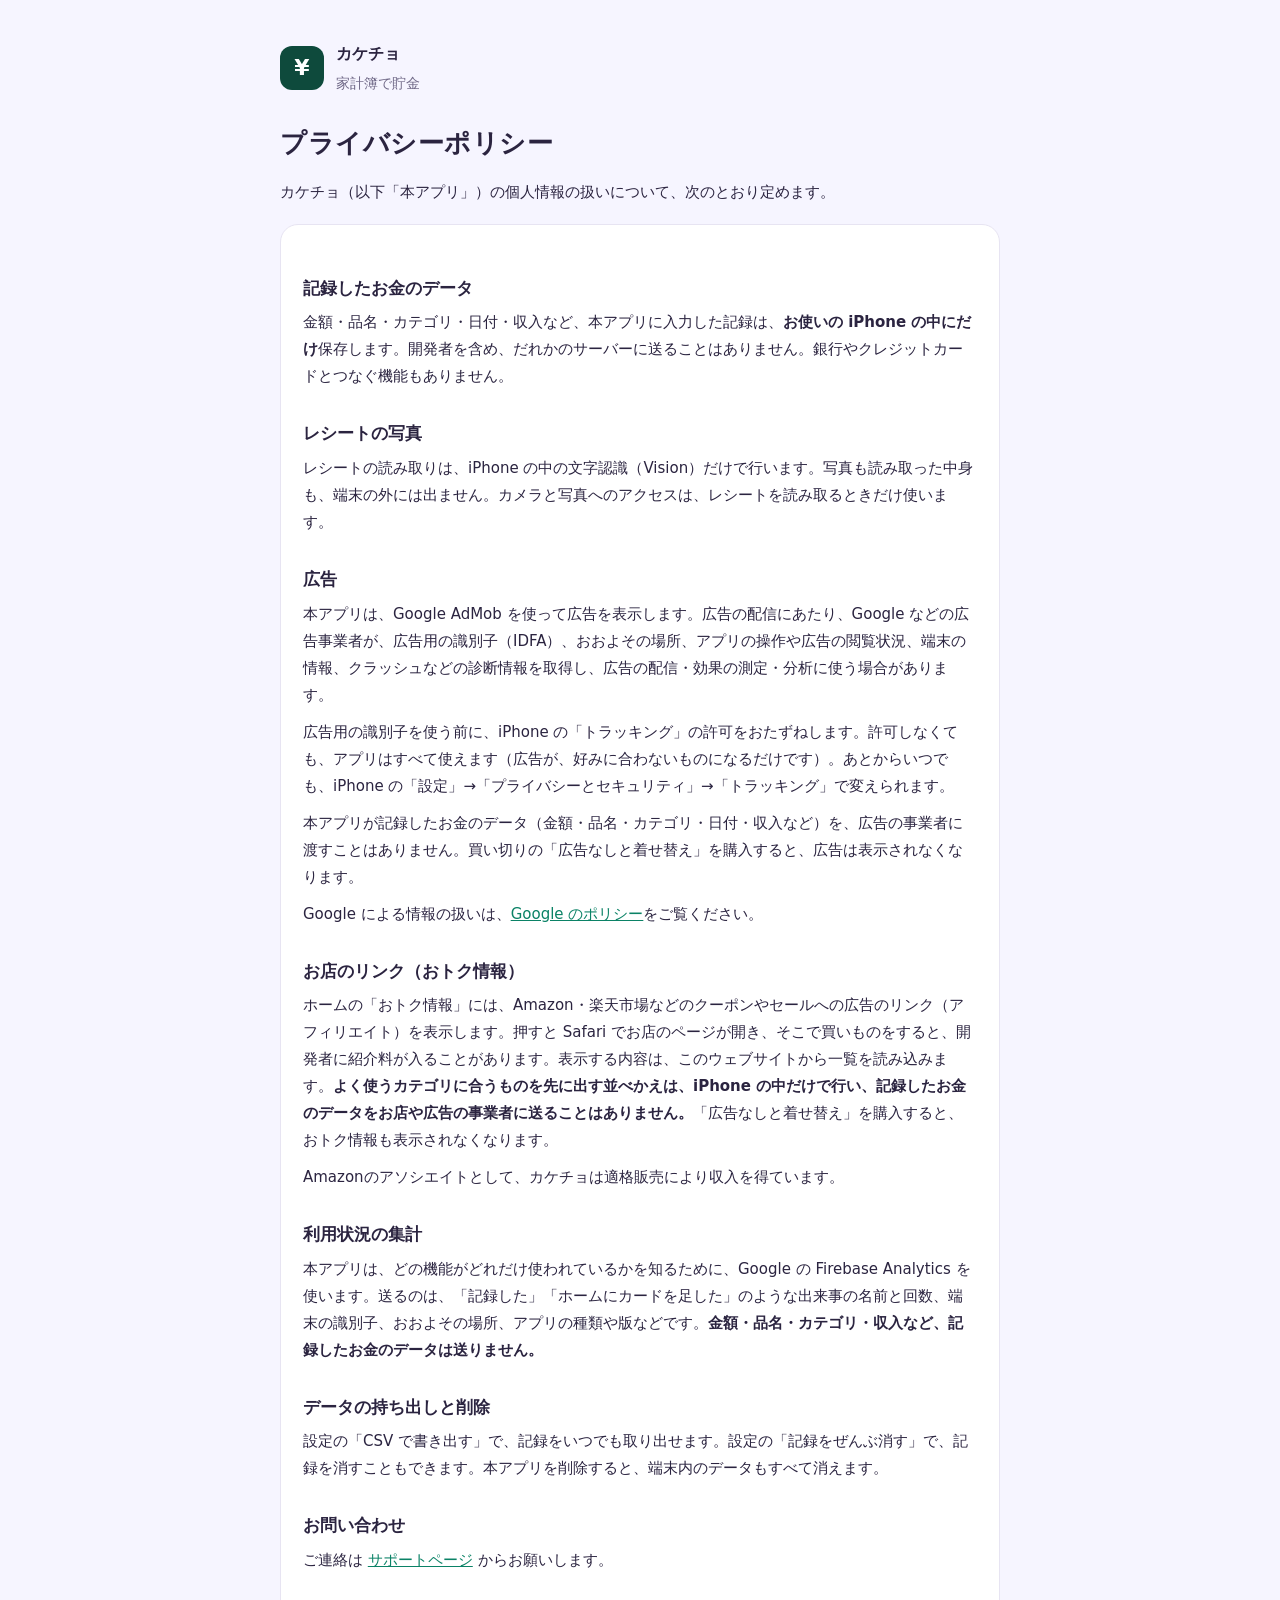
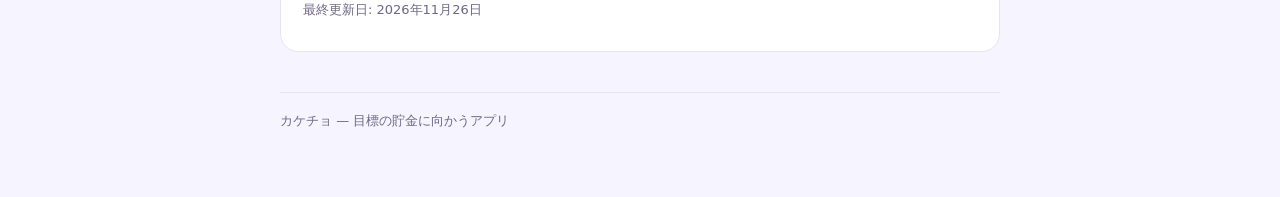
<file: index.html>
<!doctype html>
<html lang="ja">
<head>
<meta charset="utf-8">
<meta name="viewport" content="width=device-width, initial-scale=1">
<title>プライバシーポリシー｜カケチョ</title>
<meta name="description" content="家計簿アプリ「カケチョ」のプライバシーポリシー。記録はお使いの iPhone の中にだけ保存します。">
<link rel="stylesheet" href="style.css">
</head>
<body>
<div class="wrap">
  <header>
    <div class="name">
      <div class="mark">¥</div>
      <div>
        <div style="font-weight:700">カケチョ</div>
        <div class="lead">家計簿で貯金</div>
      </div>
    </div>
    <h1>プライバシーポリシー</h1>
  </header>

  <p>カケチョ（以下「本アプリ」）の個人情報の扱いについて、次のとおり定めます。</p>

  <div class="card">
    <h2>記録したお金のデータ</h2>
    <p>金額・品名・カテゴリ・日付・収入など、本アプリに入力した記録は、<strong>お使いの iPhone の中にだけ</strong>保存します。開発者を含め、だれかのサーバーに送ることはありません。銀行やクレジットカードとつなぐ機能もありません。</p>

    <h2>レシートの写真</h2>
    <p>レシートの読み取りは、iPhone の中の文字認識（Vision）だけで行います。写真も読み取った中身も、端末の外には出ません。カメラと写真へのアクセスは、レシートを読み取るときだけ使います。</p>

    <h2>広告</h2>
    <p>本アプリは、Google AdMob を使って広告を表示します。広告の配信にあたり、Google などの広告事業者が、広告用の識別子（IDFA）、おおよその場所、アプリの操作や広告の閲覧状況、端末の情報、クラッシュなどの診断情報を取得し、広告の配信・効果の測定・分析に使う場合があります。</p>
    <p>広告用の識別子を使う前に、iPhone の「トラッキング」の許可をおたずねします。許可しなくても、アプリはすべて使えます（広告が、好みに合わないものになるだけです）。あとからいつでも、iPhone の「設定」→「プライバシーとセキュリティ」→「トラッキング」で変えられます。</p>
    <p>本アプリが記録したお金のデータ（金額・品名・カテゴリ・日付・収入など）を、広告の事業者に渡すことはありません。買い切りの「広告なしと着せ替え」を購入すると、広告は表示されなくなります。</p>
    <p>Google による情報の扱いは、<a href="https://policies.google.com/technologies/partner-sites">Google のポリシー</a>をご覧ください。</p>

    <h2>お店のリンク（おトク情報）</h2>
    <p>ホームの「おトク情報」には、Amazon・楽天市場などのクーポンやセールへの広告のリンク（アフィリエイト）を表示します。押すと Safari でお店のページが開き、そこで買いものをすると、開発者に紹介料が入ることがあります。表示する内容は、このウェブサイトから一覧を読み込みます。<strong>よく使うカテゴリに合うものを先に出す並べかえは、iPhone の中だけで行い、記録したお金のデータをお店や広告の事業者に送ることはありません。</strong>「広告なしと着せ替え」を購入すると、おトク情報も表示されなくなります。</p>
    <p>Amazonのアソシエイトとして、カケチョは適格販売により収入を得ています。</p>

    <h2>利用状況の集計</h2>
    <p>本アプリは、どの機能がどれだけ使われているかを知るために、Google の Firebase Analytics を使います。送るのは、「記録した」「ホームにカードを足した」のような出来事の名前と回数、端末の識別子、おおよその場所、アプリの種類や版などです。<strong>金額・品名・カテゴリ・収入など、記録したお金のデータは送りません。</strong></p>

    <h2>データの持ち出しと削除</h2>
    <p>設定の「CSV で書き出す」で、記録をいつでも取り出せます。設定の「記録をぜんぶ消す」で、記録を消すこともできます。本アプリを削除すると、端末内のデータもすべて消えます。</p>

    <h2>お問い合わせ</h2>
    <p>ご連絡は <a href="support/">サポートページ</a> からお願いします。</p>

    <p class="updated">最終更新日: 2026年11月26日</p>
  </div>

  <footer>カケチョ — 目標の貯金に向かうアプリ</footer>
</div>
</body>
</html>
</file>
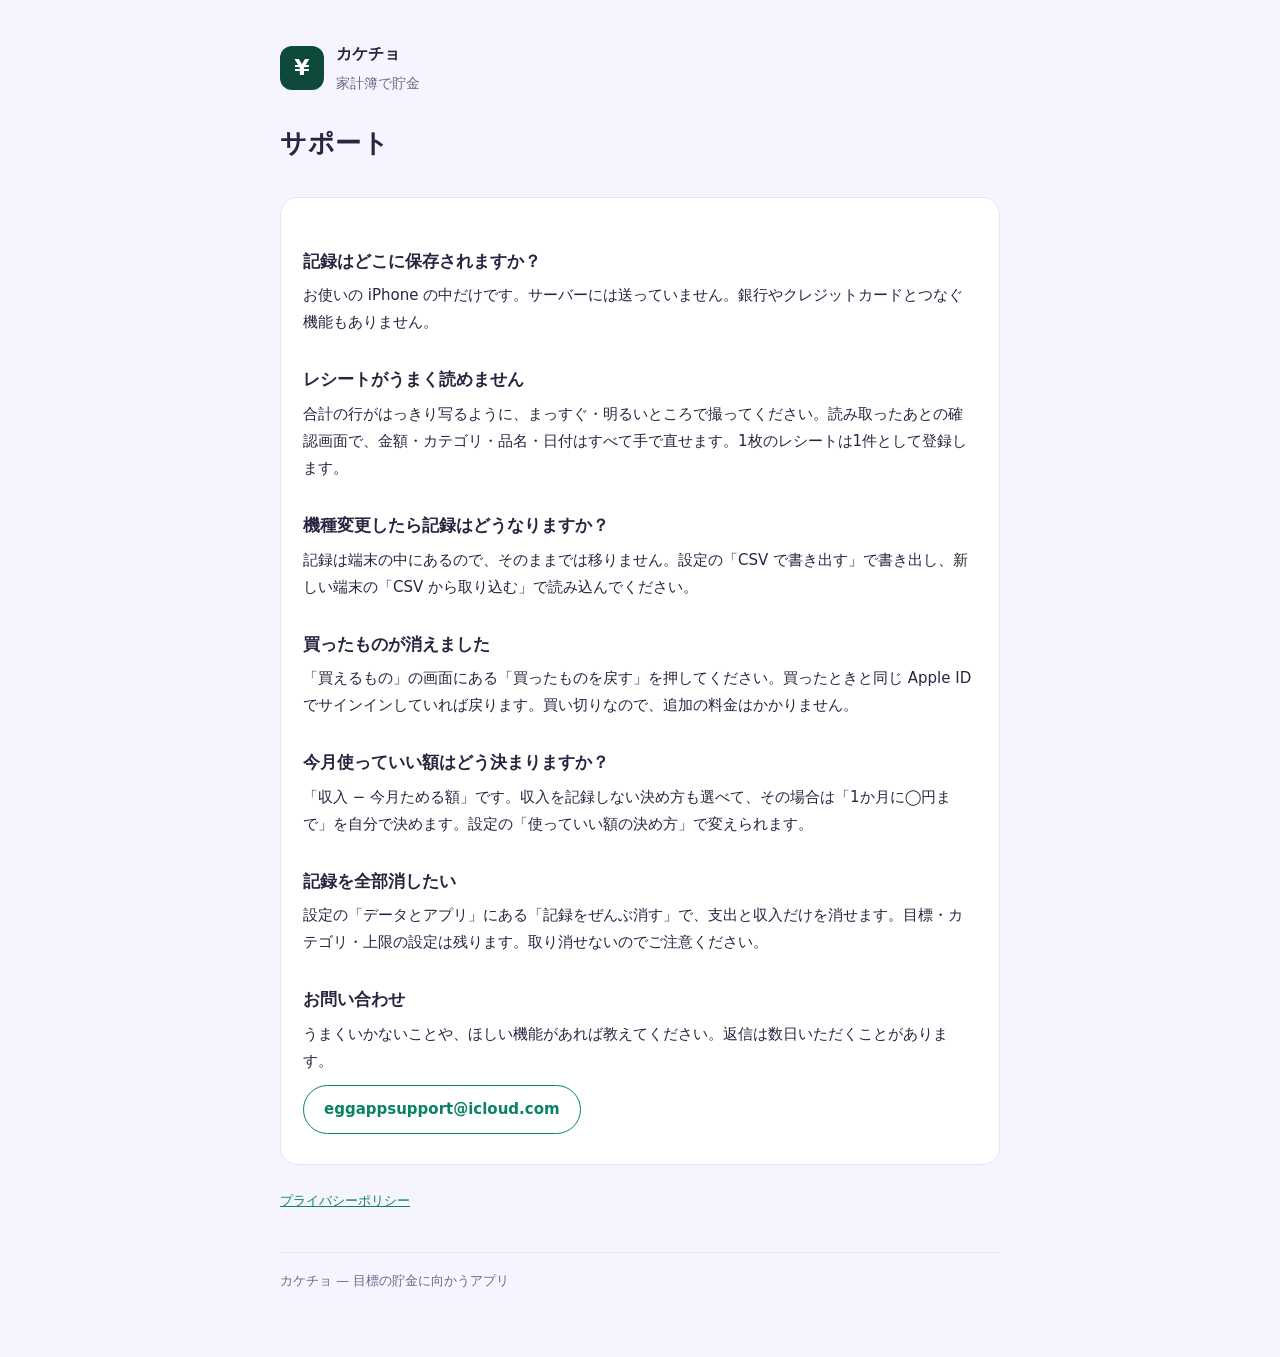
<file: support/index.html>
<!doctype html>
<html lang="ja">
<head>
<meta charset="utf-8">
<meta name="viewport" content="width=device-width, initial-scale=1">
<title>サポート｜カケチョ</title>
<meta name="description" content="家計簿アプリ「カケチョ」のサポートページ。使い方のよくある質問と問い合わせ先。">
<link rel="stylesheet" href="style.css">
</head>
<body>
<div class="wrap">
  <header>
    <div class="name">
      <div class="mark">¥</div>
      <div>
        <div style="font-weight:700">カケチョ</div>
        <div class="lead">家計簿で貯金</div>
      </div>
    </div>
    <h1>サポート</h1>
  </header>

  <div class="card">
    <h2>記録はどこに保存されますか？</h2>
    <p>お使いの iPhone の中だけです。サーバーには送っていません。銀行やクレジットカードとつなぐ機能もありません。</p>

    <h2>レシートがうまく読めません</h2>
    <p>合計の行がはっきり写るように、まっすぐ・明るいところで撮ってください。読み取ったあとの確認画面で、金額・カテゴリ・品名・日付はすべて手で直せます。1枚のレシートは1件として登録します。</p>

    <h2>機種変更したら記録はどうなりますか？</h2>
    <p>記録は端末の中にあるので、そのままでは移りません。設定の「CSV で書き出す」で書き出し、新しい端末の「CSV から取り込む」で読み込んでください。</p>

    <h2>買ったものが消えました</h2>
    <p>「買えるもの」の画面にある「買ったものを戻す」を押してください。買ったときと同じ Apple ID でサインインしていれば戻ります。買い切りなので、追加の料金はかかりません。</p>

    <h2>今月使っていい額はどう決まりますか？</h2>
    <p>「収入 − 今月ためる額」です。収入を記録しない決め方も選べて、その場合は「1か月に◯円まで」を自分で決めます。設定の「使っていい額の決め方」で変えられます。</p>

    <h2>記録を全部消したい</h2>
    <p>設定の「データとアプリ」にある「記録をぜんぶ消す」で、支出と収入だけを消せます。目標・カテゴリ・上限の設定は残ります。取り消せないのでご注意ください。</p>

    <h2>お問い合わせ</h2>
    <p>うまくいかないことや、ほしい機能があれば教えてください。返信は数日いただくことがあります。</p>
    <p><a class="mail" href="mailto:eggappsupport@icloud.com?subject=%E3%82%AB%E3%82%B1%E3%83%81%E3%83%A7%20%E3%81%8A%E5%95%8F%E3%81%84%E5%90%88%E3%82%8F%E3%81%9B">eggappsupport@icloud.com</a></p>
  </div>

  <p class="updated"><a href="../">プライバシーポリシー</a></p>
  <footer>カケチョ — 目標の貯金に向かうアプリ</footer>
</div>
</body>
</html>
</file>
<file: style.css>
:root {
  --ink: #2b2440;
  --muted: #6e6786;
  --ground: #f6f5ff;
  --card: #ffffff;
  --theme: #0b8266;
  --line: #e7e4f2;
}
* { box-sizing: border-box; }
body {
  margin: 0;
  padding: 0 16px 64px;
  background: var(--ground);
  color: var(--ink);
  font-family: "Hiragino Maru Gothic ProN", "Hiragino Sans", "Yu Gothic", system-ui, sans-serif;
  line-height: 1.8;
  -webkit-text-size-adjust: 100%;
}
.wrap { max-width: 720px; margin: 0 auto; }
header { padding: 40px 0 8px; }
.name { display: flex; align-items: center; gap: 12px; }
.mark {
  width: 44px; height: 44px; border-radius: 12px; flex: none;
  background: #0e4a3c; color: #fff; display: grid; place-items: center;
  font-size: 22px; font-weight: 700;
}
h1 { font-size: 26px; margin: 24px 0 4px; letter-spacing: .02em; }
h2 { font-size: 17px; margin: 28px 0 6px; }
p, li { font-size: 15px; margin: 0 0 10px; }
a { color: var(--theme); }
.card {
  background: var(--card); border-radius: 18px; padding: 20px 22px;
  margin-top: 18px; border: 1px solid var(--line);
}
.lead { color: var(--muted); font-size: 14px; margin-top: 2px; }
.updated { color: var(--muted); font-size: 13px; margin-top: 24px; }
footer { color: var(--muted); font-size: 13px; margin-top: 40px; border-top: 1px solid var(--line); padding-top: 16px; }
strong { font-weight: 700; }
@media (prefers-color-scheme: dark) {
  :root { --ink: #ece9f6; --muted: #a49cbd; --ground: #17142200; --card: #221d33; --line: #342c4c; }
  body { background: #191527; }
}
.mail {
  display: inline-block; text-decoration: none; font-weight: 700;
  border: 1px solid var(--theme); border-radius: 999px;
  padding: 10px 20px; overflow-wrap: anywhere;
}
</file>
<file: support/style.css>
:root {
  --ink: #2b2440;
  --muted: #6e6786;
  --ground: #f6f5ff;
  --card: #ffffff;
  --theme: #0b8266;
  --line: #e7e4f2;
}
* { box-sizing: border-box; }
body {
  margin: 0;
  padding: 0 16px 64px;
  background: var(--ground);
  color: var(--ink);
  font-family: "Hiragino Maru Gothic ProN", "Hiragino Sans", "Yu Gothic", system-ui, sans-serif;
  line-height: 1.8;
  -webkit-text-size-adjust: 100%;
}
.wrap { max-width: 720px; margin: 0 auto; }
header { padding: 40px 0 8px; }
.name { display: flex; align-items: center; gap: 12px; }
.mark {
  width: 44px; height: 44px; border-radius: 12px; flex: none;
  background: #0e4a3c; color: #fff; display: grid; place-items: center;
  font-size: 22px; font-weight: 700;
}
h1 { font-size: 26px; margin: 24px 0 4px; letter-spacing: .02em; }
h2 { font-size: 17px; margin: 28px 0 6px; }
p, li { font-size: 15px; margin: 0 0 10px; }
a { color: var(--theme); }
.card {
  background: var(--card); border-radius: 18px; padding: 20px 22px;
  margin-top: 18px; border: 1px solid var(--line);
}
.lead { color: var(--muted); font-size: 14px; margin-top: 2px; }
.updated { color: var(--muted); font-size: 13px; margin-top: 24px; }
footer { color: var(--muted); font-size: 13px; margin-top: 40px; border-top: 1px solid var(--line); padding-top: 16px; }
strong { font-weight: 700; }
@media (prefers-color-scheme: dark) {
  :root { --ink: #ece9f6; --muted: #a49cbd; --ground: #17142200; --card: #221d33; --line: #342c4c; }
  body { background: #191527; }
}
.mail {
  display: inline-block; text-decoration: none; font-weight: 700;
  border: 1px solid var(--theme); border-radius: 999px;
  padding: 10px 20px; overflow-wrap: anywhere;
}
</file>
